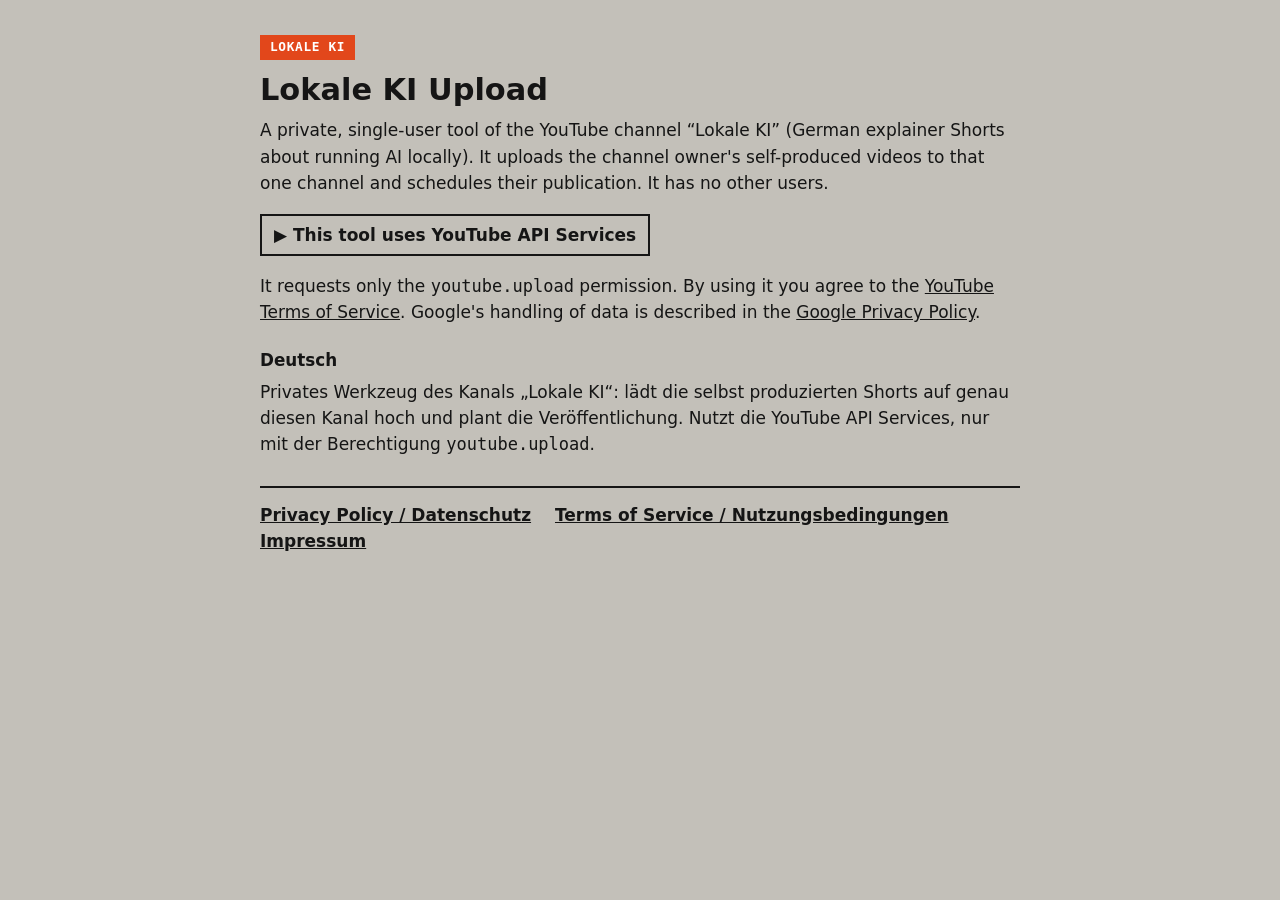
<file: index.html>
<!doctype html>
<html lang="en">
<head>
<meta charset="utf-8">
<meta name="viewport" content="width=device-width, initial-scale=1">
<title>Lokale KI Upload</title>
<link rel="stylesheet" href="style.css">
</head>
<body>
<main>
  <span class="tag">LOKALE KI</span>
  <h1>Lokale KI Upload</h1>
  <p>A private, single-user tool of the YouTube channel “Lokale KI” (German explainer Shorts about running AI locally).
     It uploads the channel owner's self-produced videos to that one channel and schedules their publication.
     It has no other users.</p>

  <div class="yt">▶ This tool uses YouTube API Services</div>
  <p>It requests only the <code>youtube.upload</code> permission. By using it you agree to the
     <a href="https://www.youtube.com/t/terms">YouTube Terms of Service</a>.
     Google's handling of data is described in the <a href="https://policies.google.com/privacy">Google Privacy Policy</a>.</p>

  <h2>Deutsch</h2>
  <p>Privates Werkzeug des Kanals „Lokale KI“: lädt die selbst produzierten Shorts auf genau diesen Kanal hoch und plant
     die Veröffentlichung. Nutzt die YouTube API Services, nur mit der Berechtigung <code>youtube.upload</code>.</p>

  <nav>
    <a href="datenschutz.html">Privacy Policy / Datenschutz</a>
    <a href="nutzungsbedingungen.html">Terms of Service / Nutzungsbedingungen</a>
    <a href="impressum.html">Impressum</a>
  </nav>
</main>
</body>
</html>
</file>
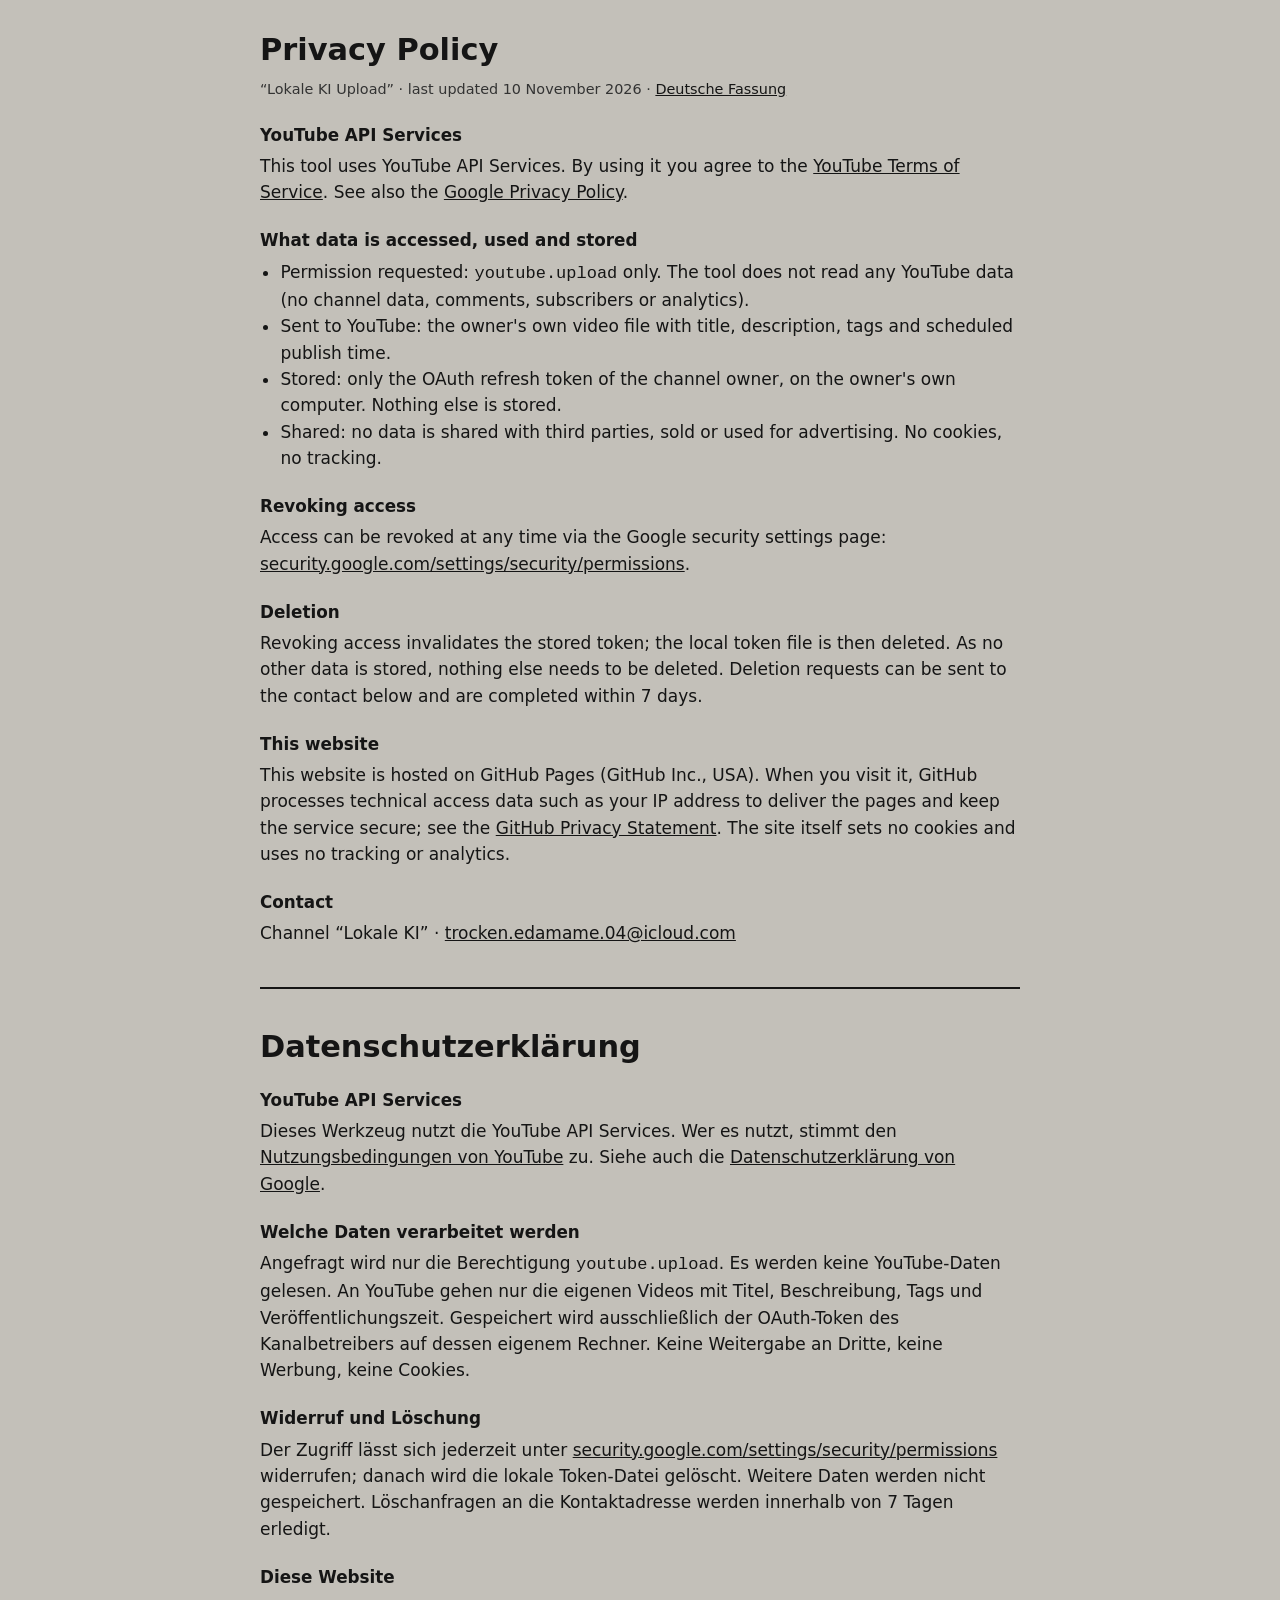
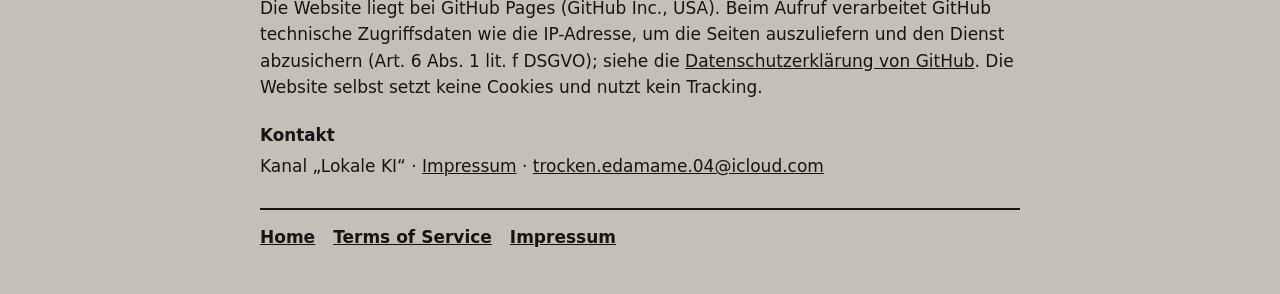
<file: datenschutz.html>
<!doctype html>
<html lang="en">
<head>
<meta charset="utf-8">
<meta name="viewport" content="width=device-width, initial-scale=1">
<title>Privacy Policy – Lokale KI Upload</title>
<link rel="stylesheet" href="style.css">
</head>
<body>
<main>
  <h1>Privacy Policy</h1>
  <p class="small">“Lokale KI Upload” · last updated 10 November 2026 · <a href="#de">Deutsche Fassung</a></p>

  <h2>YouTube API Services</h2>
  <p>This tool uses YouTube API Services. By using it you agree to the
     <a href="https://www.youtube.com/t/terms">YouTube Terms of Service</a>.
     See also the <a href="https://policies.google.com/privacy">Google Privacy Policy</a>.</p>

  <h2>What data is accessed, used and stored</h2>
  <ul>
    <li>Permission requested: <code>youtube.upload</code> only. The tool does not read any YouTube data
        (no channel data, comments, subscribers or analytics).</li>
    <li>Sent to YouTube: the owner's own video file with title, description, tags and scheduled publish time.</li>
    <li>Stored: only the OAuth refresh token of the channel owner, on the owner's own computer. Nothing else is stored.</li>
    <li>Shared: no data is shared with third parties, sold or used for advertising. No cookies, no tracking.</li>
  </ul>

  <h2>Revoking access</h2>
  <p>Access can be revoked at any time via the Google security settings page:
     <a href="https://security.google.com/settings/security/permissions">security.google.com/settings/security/permissions</a>.</p>

  <h2>Deletion</h2>
  <p>Revoking access invalidates the stored token; the local token file is then deleted. As no other data is stored,
     nothing else needs to be deleted. Deletion requests can be sent to the contact below and are completed within 7 days.</p>

  <h2>This website</h2>
  <p>This website is hosted on GitHub Pages (GitHub Inc., USA). When you visit it, GitHub processes technical access data
     such as your IP address to deliver the pages and keep the service secure; see the
     <a href="https://docs.github.com/en/site-policy/privacy-policies/github-general-privacy-statement">GitHub Privacy Statement</a>.
     The site itself sets no cookies and uses no tracking or analytics.</p>

  <h2>Contact</h2>
  <p>Channel “Lokale KI” · <a href="mailto:trocken.edamame.04@icloud.com">trocken.edamame.04@icloud.com</a></p>

  <hr>

  <h1 id="de">Datenschutzerklärung</h1>
  <h2>YouTube API Services</h2>
  <p>Dieses Werkzeug nutzt die YouTube API Services. Wer es nutzt, stimmt den
     <a href="https://www.youtube.com/t/terms">Nutzungsbedingungen von YouTube</a> zu.
     Siehe auch die <a href="https://policies.google.com/privacy">Datenschutzerklärung von Google</a>.</p>
  <h2>Welche Daten verarbeitet werden</h2>
  <p>Angefragt wird nur die Berechtigung <code>youtube.upload</code>. Es werden keine YouTube-Daten gelesen.
     An YouTube gehen nur die eigenen Videos mit Titel, Beschreibung, Tags und Veröffentlichungszeit.
     Gespeichert wird ausschließlich der OAuth-Token des Kanalbetreibers auf dessen eigenem Rechner.
     Keine Weitergabe an Dritte, keine Werbung, keine Cookies.</p>
  <h2>Widerruf und Löschung</h2>
  <p>Der Zugriff lässt sich jederzeit unter
     <a href="https://security.google.com/settings/security/permissions">security.google.com/settings/security/permissions</a>
     widerrufen; danach wird die lokale Token-Datei gelöscht. Weitere Daten werden nicht gespeichert.
     Löschanfragen an die Kontaktadresse werden innerhalb von 7 Tagen erledigt.</p>
  <h2>Diese Website</h2>
  <p>Die Website liegt bei GitHub Pages (GitHub Inc., USA). Beim Aufruf verarbeitet GitHub technische Zugriffsdaten wie die
     IP-Adresse, um die Seiten auszuliefern und den Dienst abzusichern (Art. 6 Abs. 1 lit. f DSGVO); siehe die
     <a href="https://docs.github.com/de/site-policy/privacy-policies/github-general-privacy-statement">Datenschutzerklärung von GitHub</a>.
     Die Website selbst setzt keine Cookies und nutzt kein Tracking.</p>
  <h2>Kontakt</h2>
  <p>Kanal „Lokale KI“ · <a href="impressum.html">Impressum</a> · <a href="mailto:trocken.edamame.04@icloud.com">trocken.edamame.04@icloud.com</a></p>

  <nav><a href="index.html">Home</a><a href="nutzungsbedingungen.html">Terms of Service</a><a href="impressum.html">Impressum</a></nav>
</main>
</body>
</html>
</file>
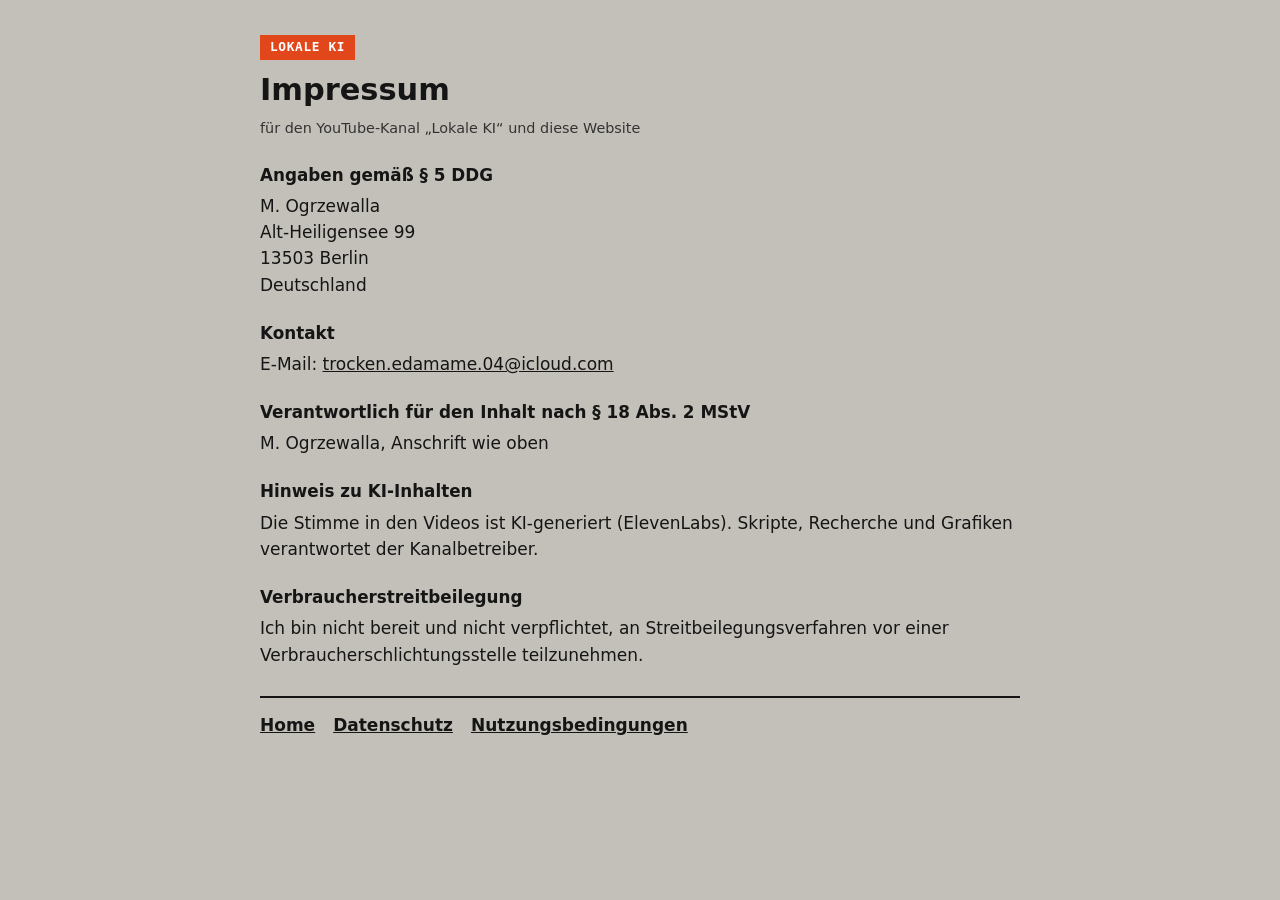
<file: impressum.html>
<!doctype html>
<html lang="de">
<head>
<meta charset="utf-8">
<meta name="viewport" content="width=device-width, initial-scale=1">
<title>Impressum – Lokale KI</title>
<link rel="stylesheet" href="style.css">
</head>
<body>
<main>
  <span class="tag">LOKALE KI</span>
  <h1>Impressum</h1>
  <p class="small">für den YouTube-Kanal „Lokale KI“ und diese Website</p>

  <h2>Angaben gemäß § 5 DDG</h2>
  <p>M. Ogrzewalla<br>
     Alt-Heiligensee 99<br>
     13503 Berlin<br>
     Deutschland</p>

  <h2>Kontakt</h2>
  <p>E-Mail: <a href="mailto:trocken.edamame.04@icloud.com">trocken.edamame.04@icloud.com</a></p>

  <h2>Verantwortlich für den Inhalt nach § 18 Abs. 2 MStV</h2>
  <p>M. Ogrzewalla, Anschrift wie oben</p>

  <h2>Hinweis zu KI-Inhalten</h2>
  <p>Die Stimme in den Videos ist KI-generiert (ElevenLabs). Skripte, Recherche und Grafiken verantwortet der Kanalbetreiber.</p>

  <h2>Verbraucherstreitbeilegung</h2>
  <p>Ich bin nicht bereit und nicht verpflichtet, an Streitbeilegungsverfahren vor einer Verbraucherschlichtungsstelle teilzunehmen.</p>

  <nav><a href="index.html">Home</a><a href="datenschutz.html">Datenschutz</a><a href="nutzungsbedingungen.html">Nutzungsbedingungen</a></nav>
</main>
</body>
</html>
</file>
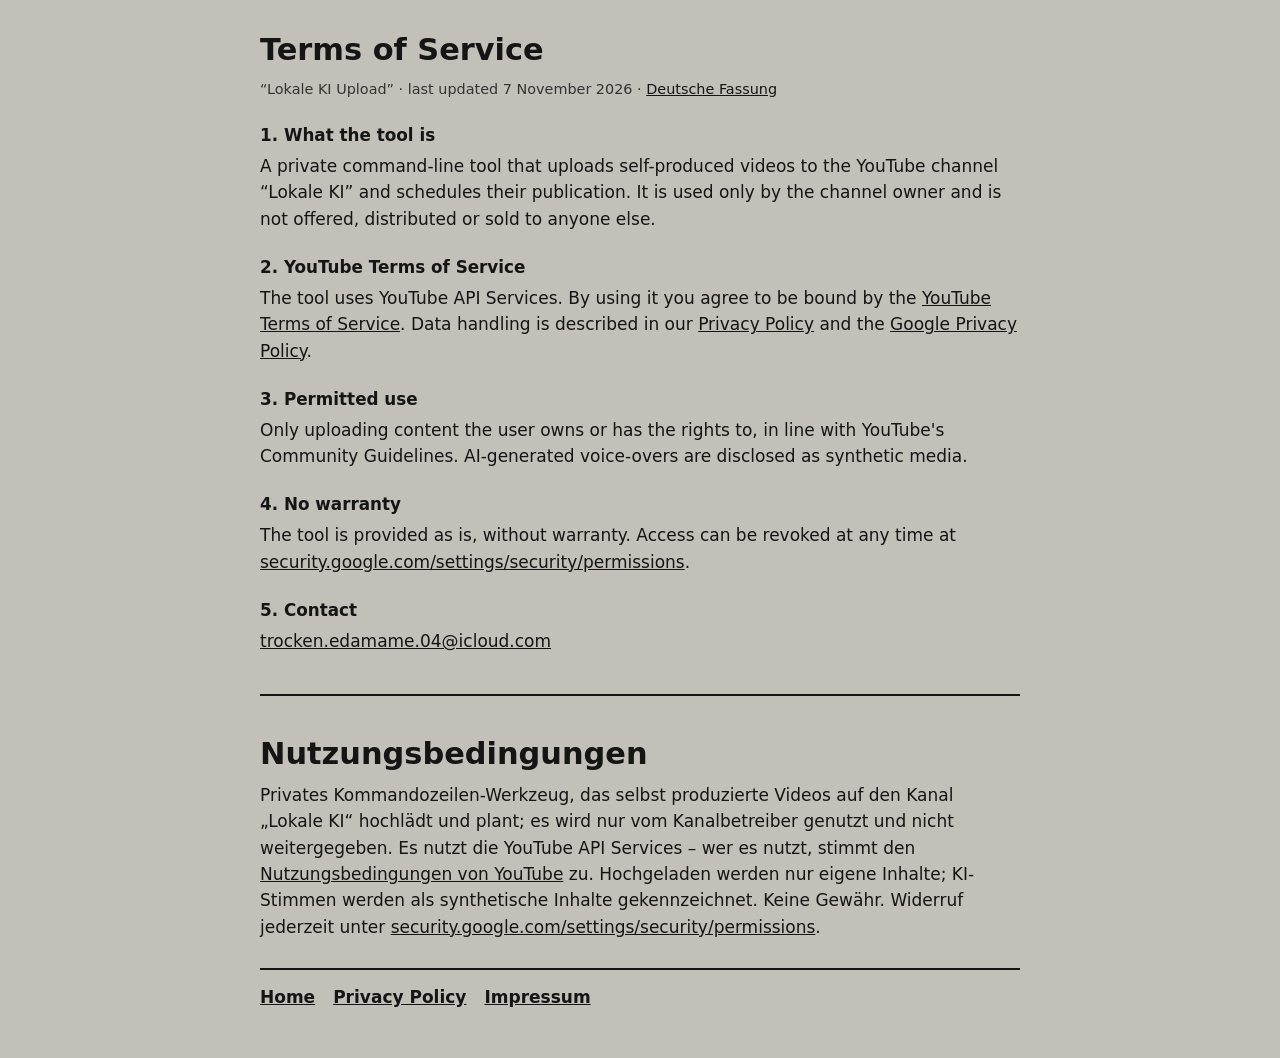
<file: nutzungsbedingungen.html>
<!doctype html>
<html lang="en">
<head>
<meta charset="utf-8">
<meta name="viewport" content="width=device-width, initial-scale=1">
<title>Terms of Service – Lokale KI Upload</title>
<link rel="stylesheet" href="style.css">
</head>
<body>
<main>
  <h1>Terms of Service</h1>
  <p class="small">“Lokale KI Upload” · last updated 7 November 2026 · <a href="#de">Deutsche Fassung</a></p>

  <h2>1. What the tool is</h2>
  <p>A private command-line tool that uploads self-produced videos to the YouTube channel “Lokale KI” and schedules
     their publication. It is used only by the channel owner and is not offered, distributed or sold to anyone else.</p>

  <h2>2. YouTube Terms of Service</h2>
  <p>The tool uses YouTube API Services. By using it you agree to be bound by the
     <a href="https://www.youtube.com/t/terms">YouTube Terms of Service</a>.
     Data handling is described in our <a href="datenschutz.html">Privacy Policy</a> and the
     <a href="https://policies.google.com/privacy">Google Privacy Policy</a>.</p>

  <h2>3. Permitted use</h2>
  <p>Only uploading content the user owns or has the rights to, in line with YouTube's Community Guidelines.
     AI-generated voice-overs are disclosed as synthetic media.</p>

  <h2>4. No warranty</h2>
  <p>The tool is provided as is, without warranty. Access can be revoked at any time at
     <a href="https://security.google.com/settings/security/permissions">security.google.com/settings/security/permissions</a>.</p>

  <h2>5. Contact</h2>
  <p><a href="mailto:trocken.edamame.04@icloud.com">trocken.edamame.04@icloud.com</a></p>

  <hr>

  <h1 id="de">Nutzungsbedingungen</h1>
  <p>Privates Kommandozeilen-Werkzeug, das selbst produzierte Videos auf den Kanal „Lokale KI“ hochlädt und plant;
     es wird nur vom Kanalbetreiber genutzt und nicht weitergegeben. Es nutzt die YouTube API Services – wer es nutzt,
     stimmt den <a href="https://www.youtube.com/t/terms">Nutzungsbedingungen von YouTube</a> zu.
     Hochgeladen werden nur eigene Inhalte; KI-Stimmen werden als synthetische Inhalte gekennzeichnet.
     Keine Gewähr. Widerruf jederzeit unter
     <a href="https://security.google.com/settings/security/permissions">security.google.com/settings/security/permissions</a>.</p>

  <nav><a href="index.html">Home</a><a href="datenschutz.html">Privacy Policy</a><a href="impressum.html">Impressum</a></nav>
</main>
</body>
</html>
</file>
<file: style.css>
body { margin: 0; background: #C3C0B9; color: #151515; font: 17px/1.55 system-ui, -apple-system, "Segoe UI", sans-serif; }
main { max-width: 760px; margin: 0 auto; padding: 32px 16px 48px; }
h1 { font-size: 1.9rem; line-height: 1.2; margin: 0 0 .3em; }
h2 { font-size: 1.05rem; margin: 1.3em 0 .2em; }
p, ul { margin: .3em 0; }
ul { padding-left: 1.2em; }
.tag { display: inline-block; background: #E2471B; color: #fff; font: 600 .8rem/1 ui-monospace, monospace; padding: 6px 10px; letter-spacing: .05em; margin-bottom: 12px; }
.yt { display: inline-flex; align-items: center; gap: 8px; border: 2px solid #151515; padding: 6px 12px; font-weight: 600; margin: 12px 0; }
nav { margin-top: 28px; padding-top: 14px; border-top: 2px solid #151515; font-weight: 600; }
nav a { margin-right: 18px; }
a { color: #151515; }
.small { font-size: .9rem; color: #333; }
hr { border: 0; border-top: 2px solid #151515; margin: 40px 0; }
</file>
